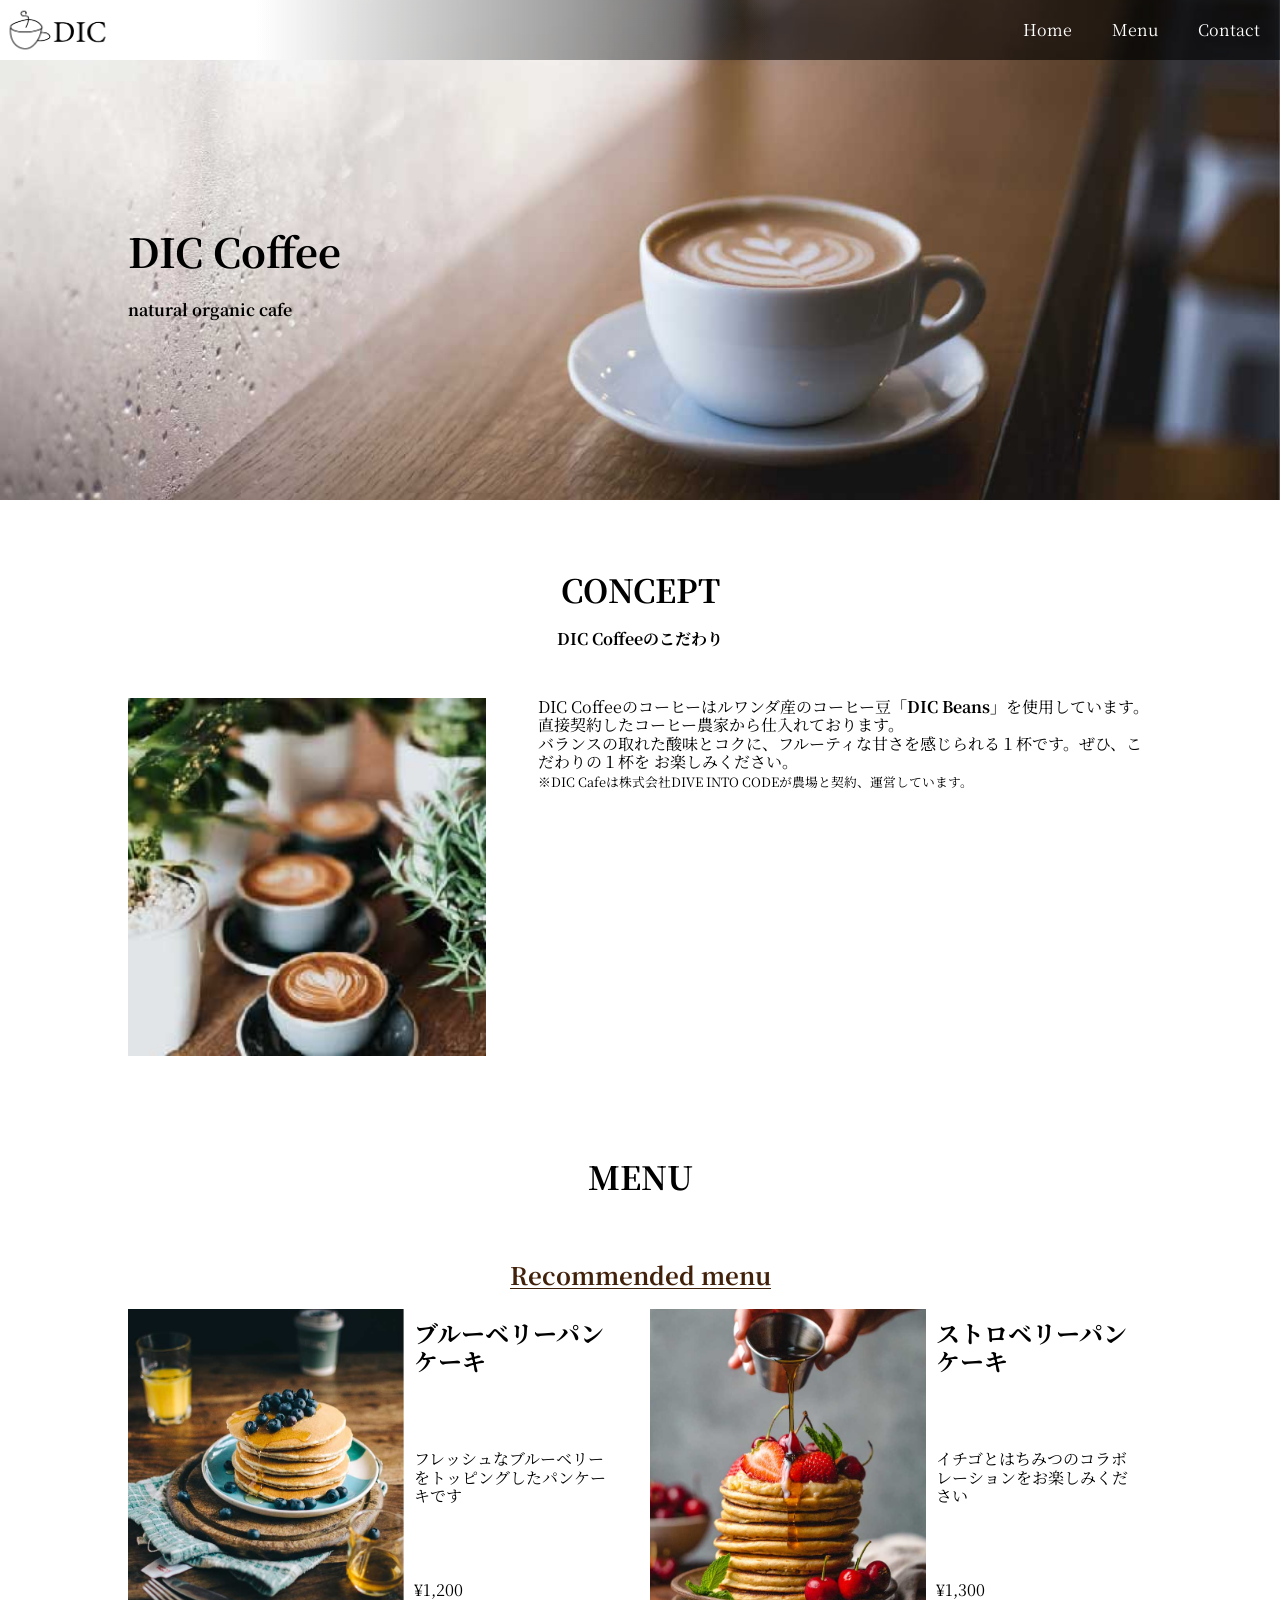
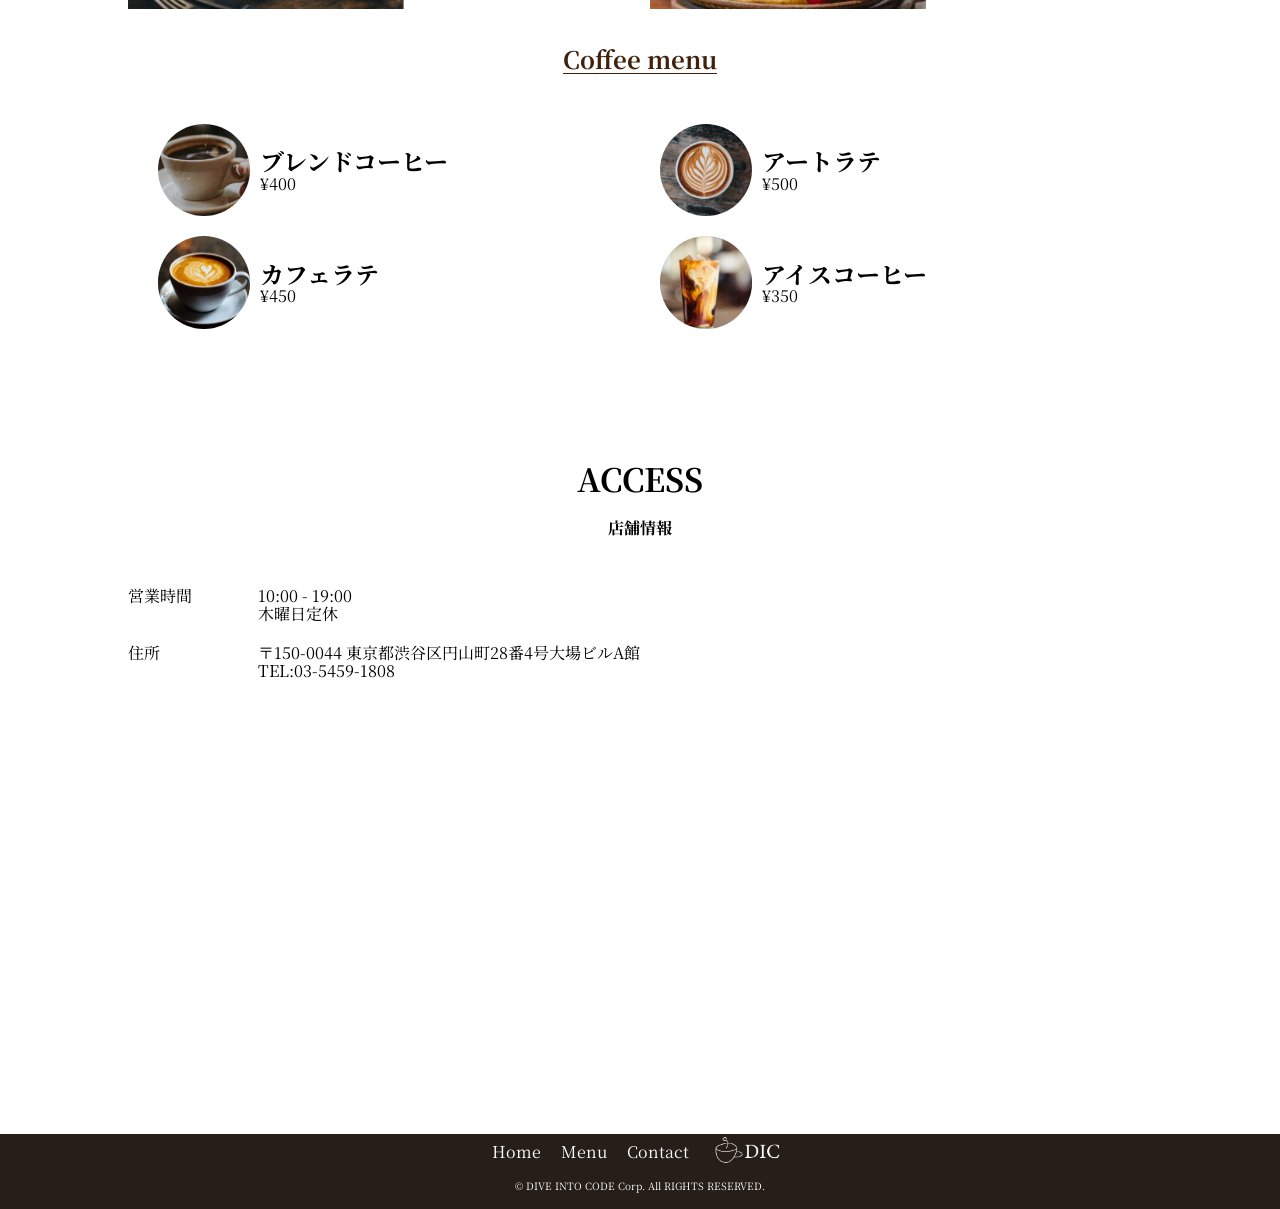
<file: 課題-HTMLCSS/index.html>
<!DOCTYPE html>
<html lang="ja">

<head>
    <meta charset="utf-8">
    <title>DIC cafe</title>
    <link href="css/normalize.css" rel="stylesheet">
    <link href="css/main.css" rel="stylesheet">
    <link href="https://fonts.googleapis.com/css2?family=Noto+Serif+JP:wght@400;700&display=swap>" rel="stylesheet">
</head>

<body>
    <header>
        <nav class="header_nav">
            <a href="index.html" class="logo"><img src="images/sample_logo_k.png"></a>
            <ul class="global_nav">
                <a href="index.html" class="global_nav_item">
                    <li>Home</li>
                </a>
                <a href="#menu" class="global_nav_item">
                    <li>Menu</li>
                </a>
                <a href="contact.html" class="global_nav_item">
                    <li>Contact</li>
                </a>
            </ul>
        </nav>
        <div class="key section_inner">
            <h1>DIC Coffee</h1>
            <p>natural organic cafe</p>
        </div>
    </header>

    <!-- content -->
    <section>
        <!-- CONCEPT Starts -->
        <article class="section_inner">
            <div class="section_title">
                <h1>CONCEPT</h1>
                <p>DIC Coffeeのこだわり</p>
            </div>
            <div class="CONCEPT">
                <img src="images/sample_concept.jpg">
                <p>
                    DIC Coffeeのコーヒーはルワンダ産のコーヒー豆<strong>「DIC Beans」</strong>を使用しています。<br> 直接契約したコーヒー農家から仕入れております。
                    <br> バランスの取れた酸味とコクに、フルーティな甘さを感じられる１杯です。ぜひ、こだわりの１杯を お楽しみください。
                    <br>
                    <small>※DIC Cafeは株式会社DIVE INTO CODEが農場と契約、運営しています。</small>
                </p>
            </div>
        </article>
        <!-- CONCEPT ends -->

        <!-- MENU Starts -->
        <article class="section_inner" id="menu">
            <h1 class="section_title">MENU</h1>

            <!-- Recommended menu starts -->
            <section class="Recommended">
                <div class="center">
                    <h1 class="menu_title">Recommended menu</h1>
                </div>
                <ul>
                    <li>
                        <div class="Recommended_text">
                            <h2>ブルーベリーパンケーキ</h2>
                            <p>フレッシュなブルーベリーをトッピングしたパンケーキです</p>
                            <p>¥1,200</p>
                        </div>
                        <img src="images/sample_pancake1.jpg">
                    </li>
                    <li>
                        <div class="Recommended_text">
                            <h2>ストロベリーパンケーキ</h2>
                            <p>イチゴとはちみつのコラボレーションをお楽しみください</p>
                            <p>¥1,300</p>
                        </div>

                        <img src="images/sample_pancake2.jpg">
                    </li>
                </ul>
            </section>
            <!-- Recommended menu ends -->

            <!-- Coffee menu starts -->
            <section class="coffee">
                <div class="center">
                    <h1 class="menu_title">Coffee menu</h1>
                </div>
                <ul>
                    <li>
                        <div class="coffee_text">
                            <h2>ブレンドコーヒー</h2>
                            <p>¥400</p>
                        </div>
                        <img src="images/sample_cafe1.jpg" class="caffee_menu_image">
                    </li>
                    <li>
                        <div class="coffee_text">
                            <h2>アートラテ</h2>
                            <p>¥500</p>
                        </div>
                        <img src="images/sample_cafe2.jpg" class="caffee_menu_image">
                    </li>
                    <li>
                        <div class="coffee_text">
                            <h2>カフェラテ</h2>
                            <p>¥450</p>
                        </div>
                        <img src="images/sample_cafe3.jpg" class="caffee_menu_image">
                    </li>
                    <li>
                        <div class="coffee_text">
                            <h2>アイスコーヒー</h2>
                            <p>¥350</p>
                        </div>
                        <img src="images/sample_cafe4.jpg" class="caffee_menu_image">
                    </li>
                </ul>
            </section>
            <!-- Coffee menu ends -->
        </article>
        <!-- MENU ends -->

        <!-- ACCESS starts -->
        <article class="section_inner access">
            <div class="section_title">
                <h1>ACCESS</h1>
                <p>店舗情報</p>
            </div>
            <dl>
                <dt>営業時間</dt>
                <dd>10:00 - 19:00<br>木曜日定休</dd>
            </dl>
            <dl>
                <dt>住所</dt>
                <dd>
                    〒150-0044 東京都渋谷区円山町28番4号大場ビルA館<br> TEL:03-5459-1808
                </dd>
            </dl>
            <iframe src="https://www.google.com/maps/embed?pb=!1m18!1m12!1m3!1d3241.8625569899887!2d139.6922821152582!3d35.65575778020021!2m3!1f0!2f0!3f0!3m2!1i1024!2i768!4f13.1!3m3!1m2!1s0x60188b55bb707eff%3A0x5f04575eb7aca63e!2z44CSMTUwLTAwNDQg5p2x5Lqs6YO95riL6LC35Yy65YaG5bGx55S677yS77yY4oiS77yUIE9iYSBCbGQuIEHppKg!5e0!3m2!1sja!2sjp!4v1589613763992!5m2!1sja!2sjp>"
                frameborder="0" style="border:0;" allowfullscreen="" aria-hidden="false" tabindex="0" id="googleMap"></iframe>
        </article>
        <!-- ACCESS ends -->
    </section>

    <footer>
        <nav>
            <ul>
                <a href="index.html">
                    <li>Home</li>
                </a>
                <a href="#menu">
                    <li>Menu</li>
                </a>
                <a href="contact.html">
                    <li>Contact</li>
                </a>
                <a href="index.html">
                    <li>
                        <img src="images/sample_logo_w.png">
                    </li>
                </a>
            </ul>
        </nav>
        <p class="copy_right">© DIVE INTO CODE Corp. All RIGHTS RESERVED.</p>
    </footer>
</body>

</html>
</file>
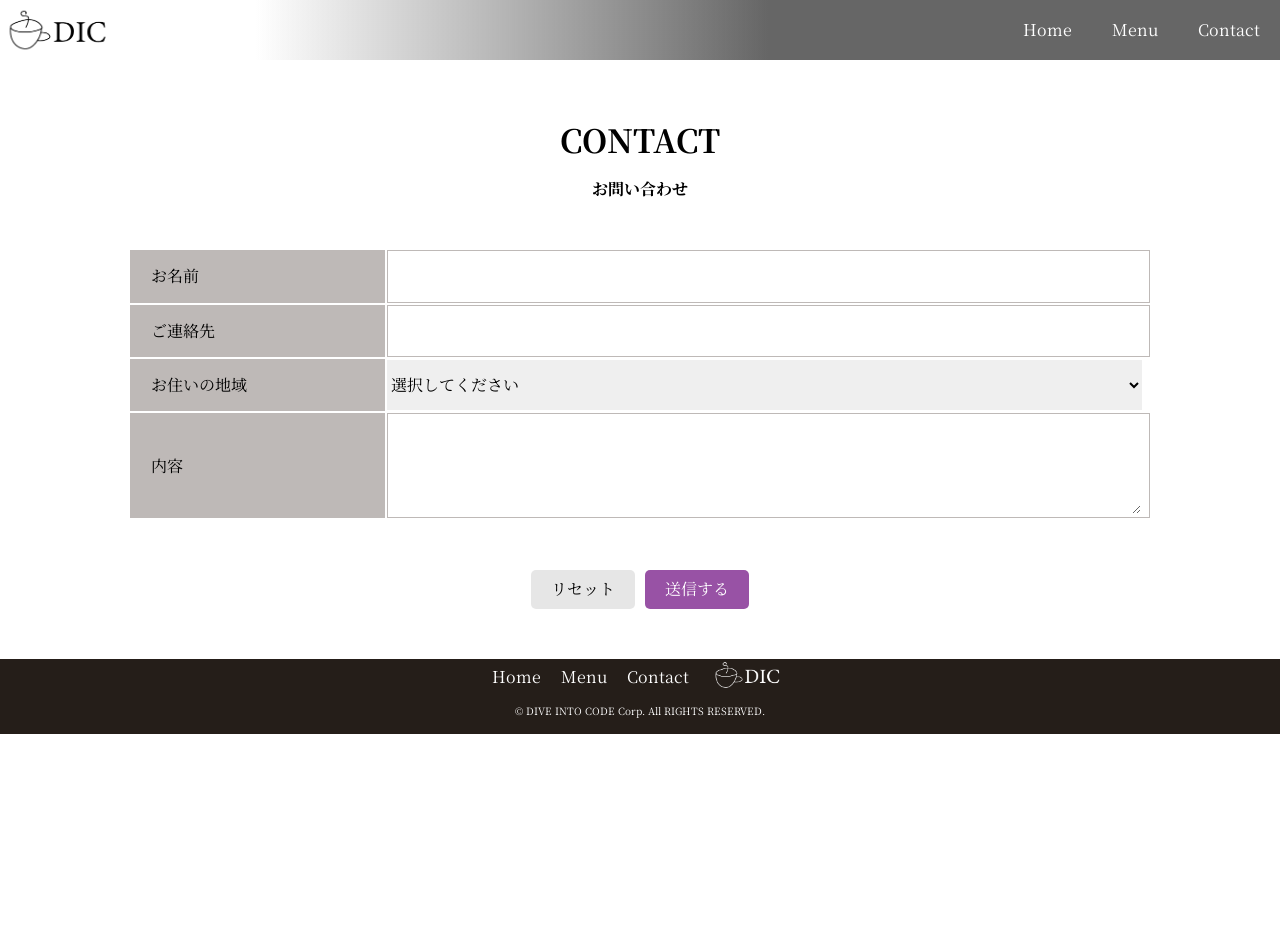
<file: 課題-HTMLCSS/contact.html>
<!DOCTYPE html>
<html lang="ja">

<html>

<head>
    <title>DIC cafe</title>
    <link href="css/normalize.css" rel="stylesheet">
    <link href="css/contact.css" rel="stylesheet">
    <link href="https://fonts.googleapis.com/css2?family=Noto+Serif+JP:wght@400;700&display=swap" rel="stylesheet">
</head>

<body>
    <header>
        <nav class="header_nav">
            <a href="index.html" class="logo"><img src="images/sample_logo_k.png"></a>
            <ul class="global_nav">
                <a href="index.html" class="global_nav_item">
                    <li>Home</li>
                </a>
                <a href="#menu" class="global_nav_item">
                    <li>Menu</li>
                </a>
                <a href="contact.html" class="global_nav_item">
                    <li>Contact</li>
                </a>
            </ul>
        </nav>
    </header>
    <section class="section_inner">
        <div class="section_title">
            <h1>CONTACT</h1>
            <p>お問い合わせ</p>
        </div>
        <form action="#" method="POST">
            <table class="contact">
                <tr class="contact_line">
                    <td class="contact_sign"><label for="name">お名前</label></td>
                    <td class="contact_input"><input type="text" name="name" id="name"></td>
                </tr>
                <tr class="contact_line">
                    <td class="contact_sign"><label for="phonenumber">ご連絡先</label></td>
                    <td class="contact_input"><input type="tel" name="phonenumber" id="phonenumber"></td>
                </tr>
                <tr class="contact_line">
                    <td class="contact_sign"><label for="region">お住いの地域</label></td>
                    <td>
                        <select id="region">
                <option value="0">選択してください</option>
                <option value="1">北海道</option>
                <option value="2">東北</option>
                <option value="3">関東</option>
                <option value="4">中部</option>
                <option value="5">近畿</option>
                <option value="6">中国・四国</option>
                <option value="7">九州</option>
              </select>
                    </td>
                </tr>
                <tr class="contact_content">
                    <td class="contact_sign"><label for="content">内容</label></td>
                    <td class="contact_input"><textarea name="content" id="content"></textarea></td>
                </tr>
            </table>
            <div class="contact_btn_area">
                <button type="reset" class="contact_btn reset_btn">リセット</button>
                <button type="submit" class="contact_btn submit_btn">送信する</button>
            </div>
        </form>
    </section>
    <footer>
        <nav>
            <ul>
                <a href="index.html">
                    <li>Home</li>
                </a>
                <a href="#menu">
                    <li>Menu</li>
                </a>
                <a href="contact.html">
                    <li>Contact</li>
                </a>
                <a href="index.html">
                    <li>
                        <img src="images/sample_logo_w.png">
                    </li>
                </a>
            </ul>
        </nav>
        <p class="copy_right">© DIVE INTO CODE Corp. All RIGHTS RESERVED.</p>
    </footer>
</body>

</html>
</file>
<file: 課題-HTMLCSS/css/main.css>
@charset "utf-8";
html {
    height: 100%;
}

* {
    padding: 0;
    margin: 0;
    box-sizing: border-box;
}

a {
    text-decoration: none;
}

li {
    list-style: none;
}

body {
    position: relative;
    min-height: 100%;
    font-family: 'Noto Serif JP', serif;
}

.header_nav {
    background: linear-gradient(90deg, #fff 20%, rgba(0, 0, 0, .6) 60%);
    display: flex;
    height: 60px;
    justify-content: space-between;
    align-items: stretch;
    position: fixed;
    top: 0;
    width: 100%;
}

.global_nav_item {
    color: #fff;
    text-decoration: none;
    display: flex;
    align-items: center;
    padding: 0 20px;
}

.global_nav_item:hover {
    background: #fff;
    color: #42210b;
}

.global_nav {
    display: flex;
    align-items: stretch;
}

.logo {
    width: 120px;
    display: flex;
    align-items: center;
}

.logo img {
    width: 100%;
}

.section_inner {
    padding: 50px 10% 30px;
}

.key {
    display: flex;
    height: 500px;
    background: center / cover no-repeat url("../images/sample_key.jpg");
    font-family: 'Noto Serif JP', serif;
    font-weight: bold;
    flex-direction: column;
    justify-content: center;
}

.key h1 {
    font-size: 2.5rem;
}

.section_title {
    font-family: 'Noto Serif JP', serif;
    font-weight: bold;
    text-align: center;
    margin-bottom: 50px;
}

.menu_title {
    display: inline-block;
    font-family: 'Noto Serif JP', serif;
    font-size: 1.5rem;
    color: #42210b;
    border-bottom: solid #42210b 1px;
    margin-bottom: 20px;
}

.center {
    text-align: center;
}

.caffee_menu_image {
    width: 20%;
    border-radius: 50%;
}


/* CONCEPT */

.CONCEPT {
    display: flex;
    justify-content: space-between;
}

.CONCEPT p {
    width: 60%;
}

.CONCEPT img {
    width: 35%;
}


/* menu */

#menu {
    background: url(../images/sample_menu_bg.jpg) no-repeat bottom;
    background-attachment: fixed;
}

.Recommended ul {
    display: flex;
    justify-content: space-between;
    flex-wrap: wrap;
}

.Recommended ul li {
    height: 300px;
    width: 49%;
    display: flex;
    flex-direction: row-reverse;
    margin-bottom: 20px;
}

.Recommended_text {
    width: 45%;
    display: flex;
    flex-direction: column;
    justify-content: space-between;
    padding: 10px;
    background-color: #fff;
}

.Recommended img {
    width: 55%;
    object-fit: cover;
}


/* coffee menu */

.coffee ul {
    display: flex;
    justify-content: space-between;
    flex-wrap: wrap;
    background: #fff;
    padding: 20px;
}

.coffee ul li {
    width: 49%;
    display: flex;
    flex-direction: row-reverse;
    align-items: center;
    padding: 10px;
}

.coffee ul li img {
    width: 20%;
}

.coffee_text {
    width: 80%;
    padding: 10px;
}


/* access */

.access dl {
    display: flex;
    margin: 20px auto;
}

.access dt {
    width: 80px
}

.access dd {
    margin-left: 50px;
}

#googleMap {
    width: 100%;
    height: 400px;
}


/* footer */

footer {
    height: 75px;
    background-color: #251e19;
}

footer ul {
    display: flex;
    justify-content: center;
    margin-bottom: 10px;
}

footer ul a {
    padding: 0 10px;
    display: flex;
    flex-direction: column;
    justify-content: center;
    color: #fff;
}

footer ul img {
    width: 80px
}

.copy_right {
    color: white;
    text-align: center;
    font-size: 10px;
}
</file>
<file: 課題-HTMLCSS/css/contact.css>
@charset "utf-8";
html {
    height: 100%;
}

* {
    padding: 0;
    margin: 0;
    box-sizing: border-box;
}

a {
    text-decoration: none;
}

li {
    list-style: none;
}

body {
    position: relative;
    min-height: 100%;
    font-family: 'Noto Serif JP', serif;
}

.header_nav {
    background: linear-gradient(90deg, #fff 20%, rgba(0, 0, 0, .6) 60%);
    display: flex;
    height: 60px;
    justify-content: space-between;
    align-items: stretch;
    position: fixed;
    top: 0;
    width: 100%;
}

.global_nav_item {
    color: #fff;
    text-decoration: none;
    display: flex;
    align-items: center;
    padding: 0 20px;
}

.global_nav_item:hover {
    background: #fff;
    color: #42210b;
}

.global_nav {
    display: flex;
    align-items: stretch;
}

.logo {
    width: 120px;
    display: flex;
    align-items: center;
}

.logo img {
    width: 100%;
}

section {
    margin-top: 50px;
}

.section_inner {
    padding: 50px 10% 30px;
}

.key {
    display: flex;
    height: 500px;
    background: center / cover no-repeat url("../images/sample_key.jpg");
    font-family: 'Noto Serif JP', serif;
    font-weight: bold;
    flex-direction: column;
    justify-content: center;
}

.key h1 {
    font-size: 2.5rem;
}

.section_title {
    font-family: 'Noto Serif JP', serif;
    font-weight: bold;
    text-align: center;
    margin-bottom: 50px;
}

.contact {
    width: 100%;
    margin-bottom: 30px;
}

.contact_line {
    height: 50px;
    line-height: 50px;
}

.contact_sign {
    width: 25%;
    background: #beb9b7;
    border: solid 1px #beb9b7;
    text-align: left;
    padding: 0 20px;
}

.contact_input {
    width: 75%;
    border: solid 1px #beb9b7;
}

.contact_content {
    height: 100px;
}

.contact_input input,
select,
textarea {
    border: none;
    width: 99%;
}

.contact_input input,
select {
    height: 50px;
}

.contact_input textarea {
    height: 100px;
}

.personal_information {
    background: #e6e6e6;
    padding: 10px;
    height: 100px;
    overflow: scroll;
    margin-bottom: 20px;
}

.contact_btn_area {
    display: flex;
    justify-content: center;
    padding: 20px 0;
}

.contact_btn {
    padding: 10px 20px;
    border: none;
    border-radius: 5px;
}

.contact_btn+.contact_btn {
    margin-left: 10px;
}

.submit_btn {
    background: #9852a5;
    color: #fff;
}

.reset_btn {
    background: #e6e6e6;
}


/* footer */

footer {
    height: 75px;
    background-color: #251e19;
}

footer ul {
    display: flex;
    justify-content: center;
    margin-bottom: 10px;
}

footer ul a {
    padding: 0 10px;
    display: flex;
    flex-direction: column;
    justify-content: center;
    color: #fff;
}

footer ul img {
    width: 80px
}

.copy_right {
    color: white;
    text-align: center;
    font-size: 10px;
}
</file>
